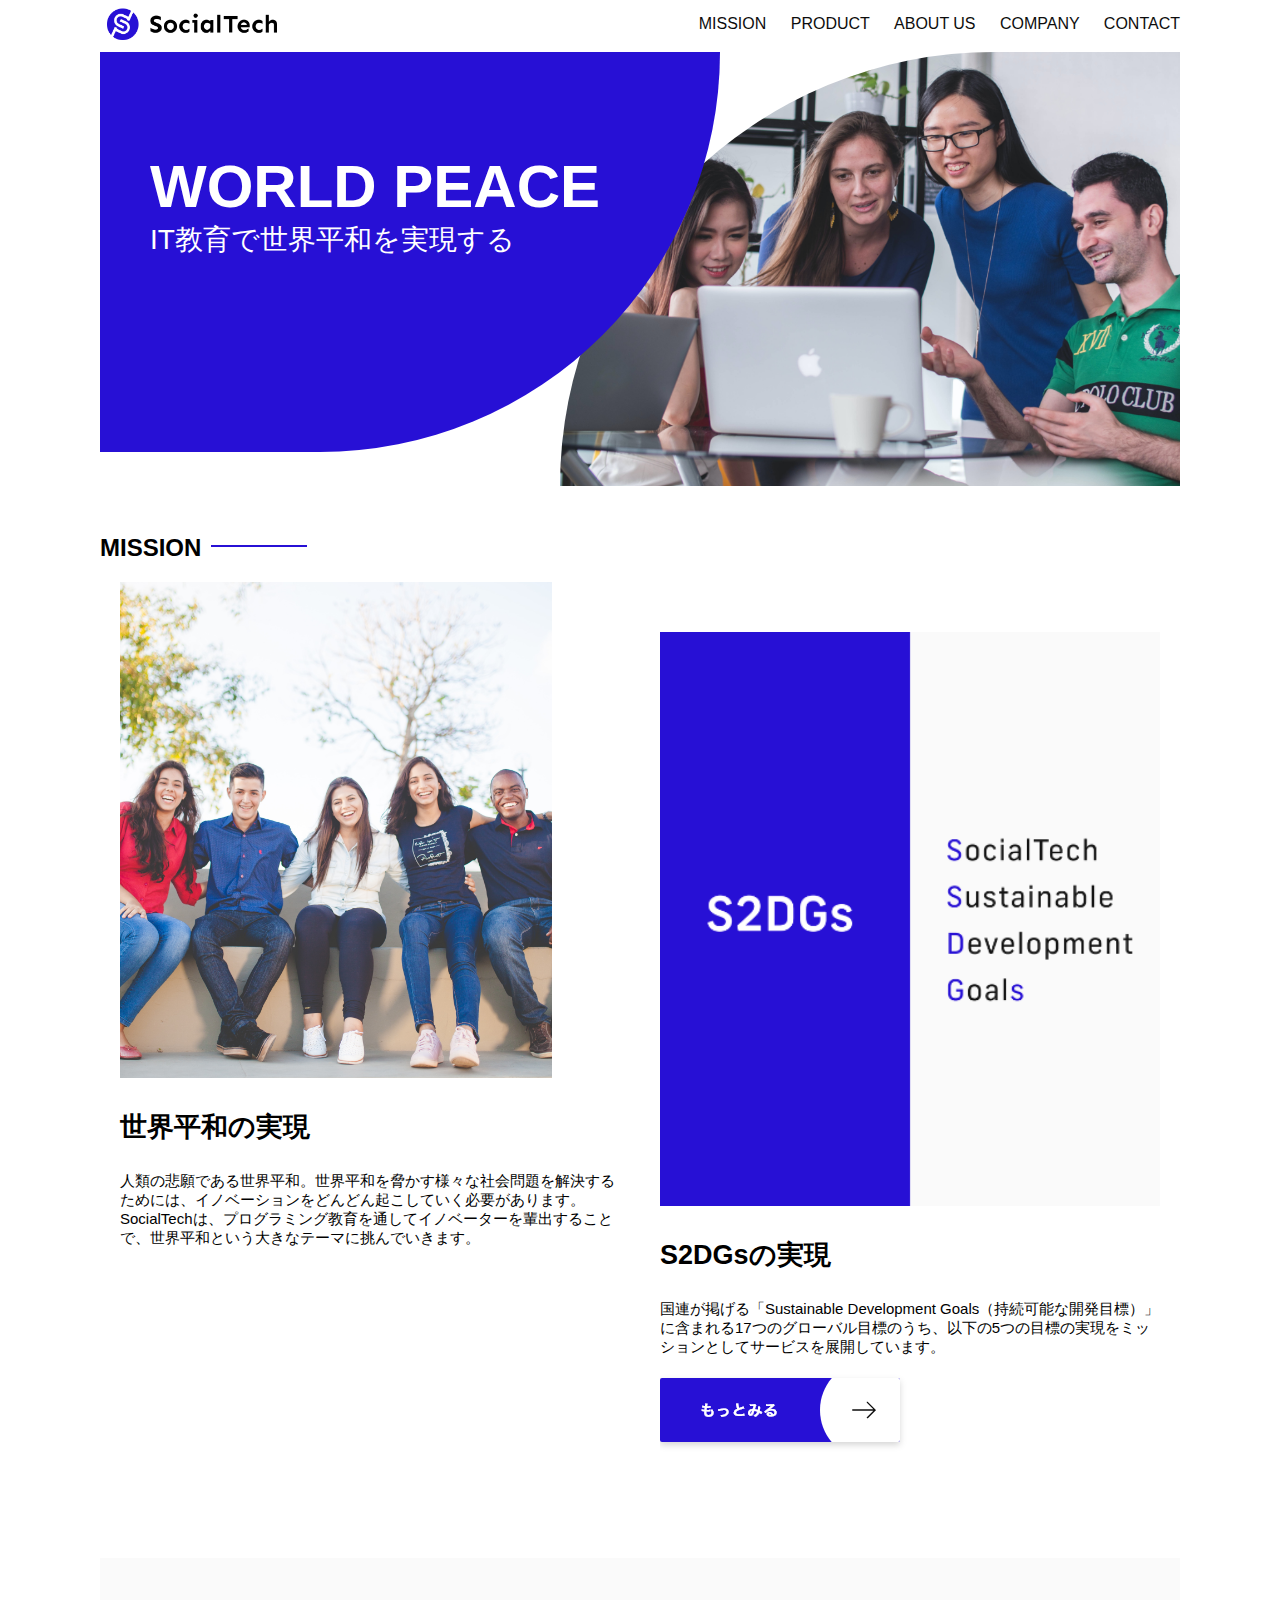
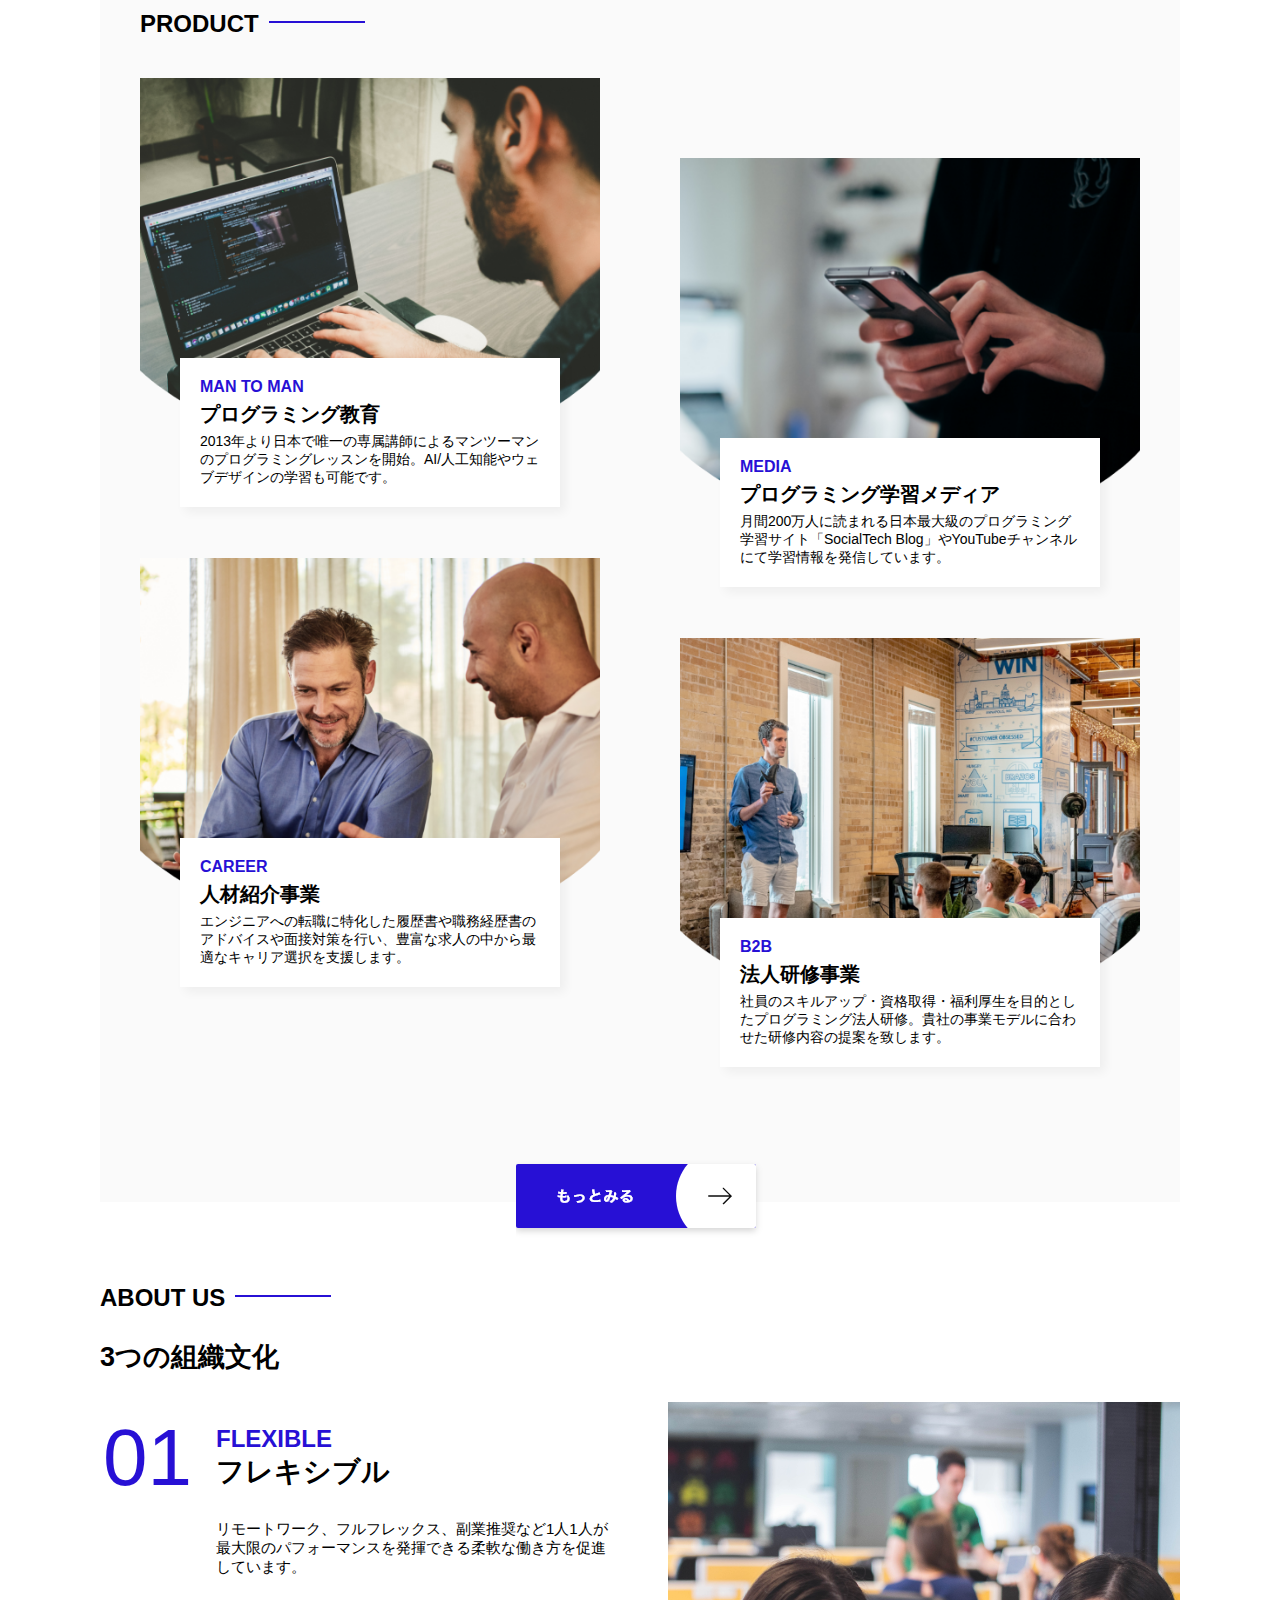
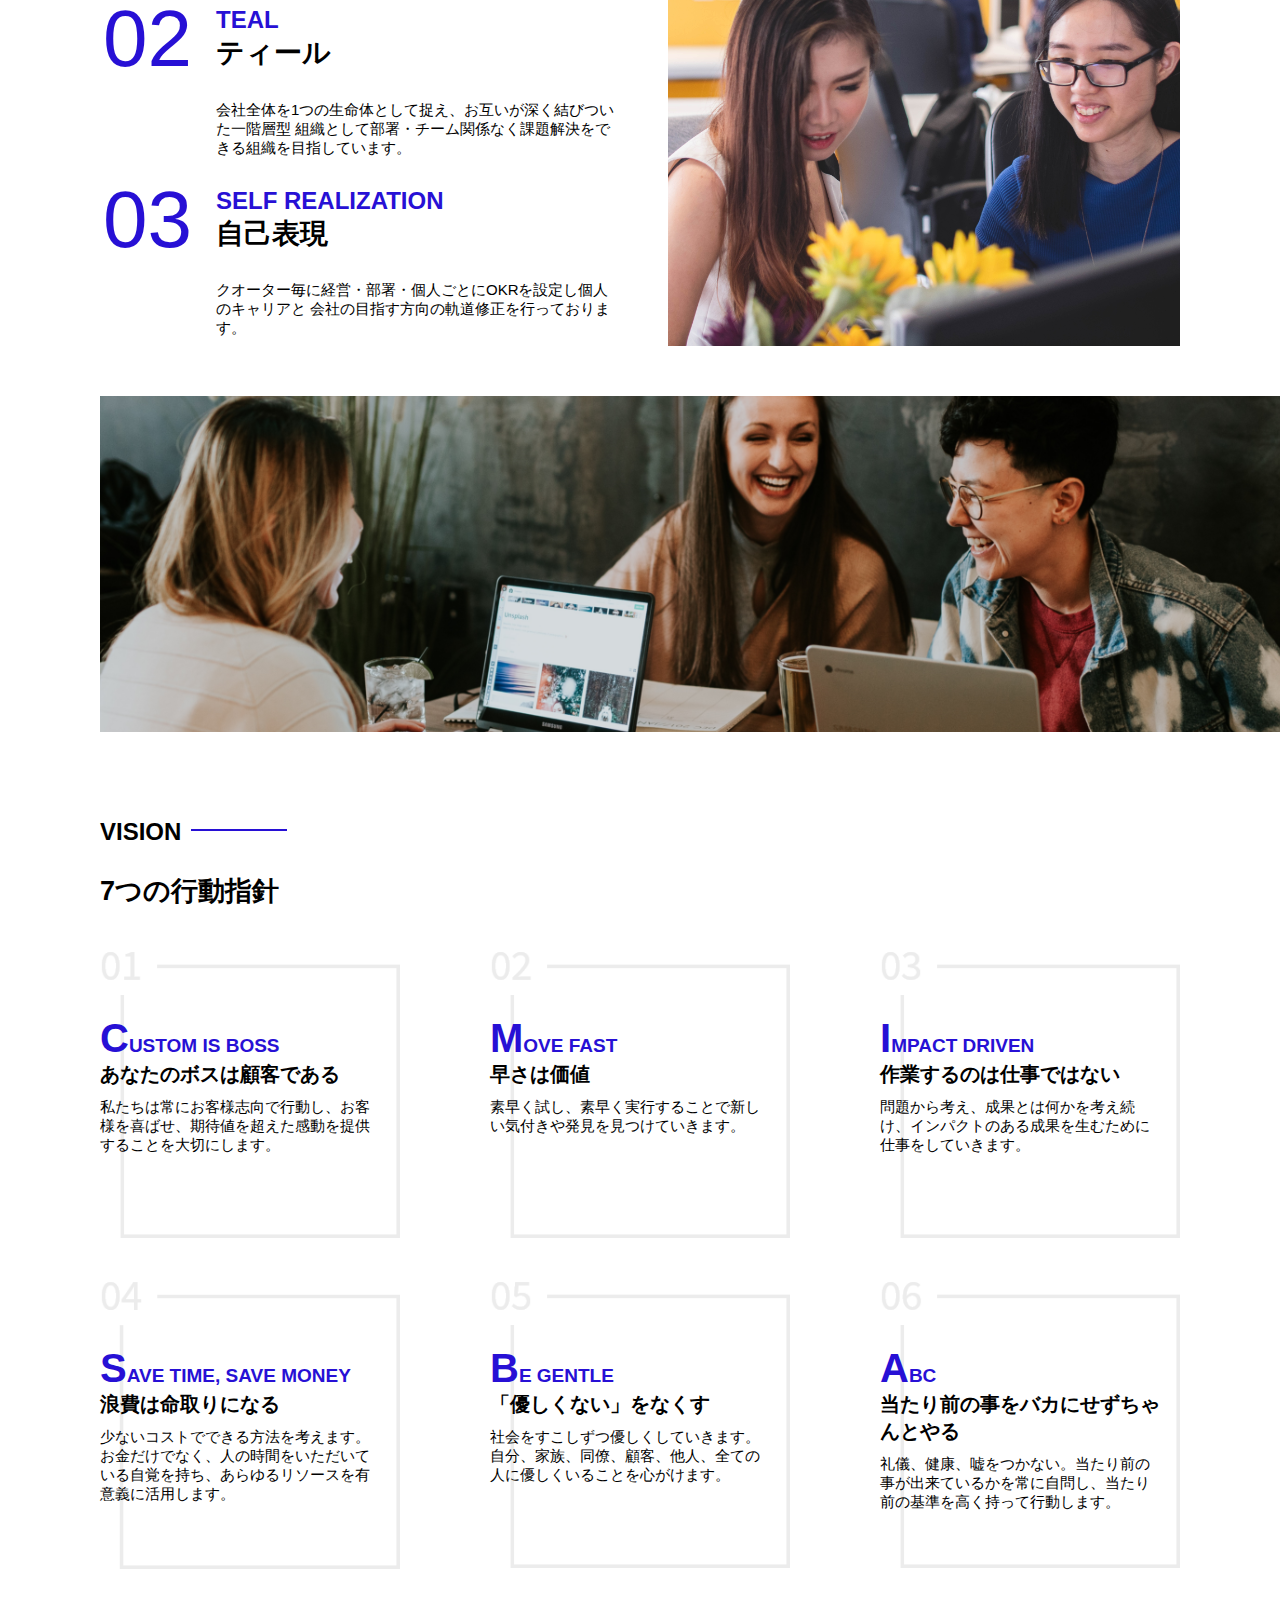
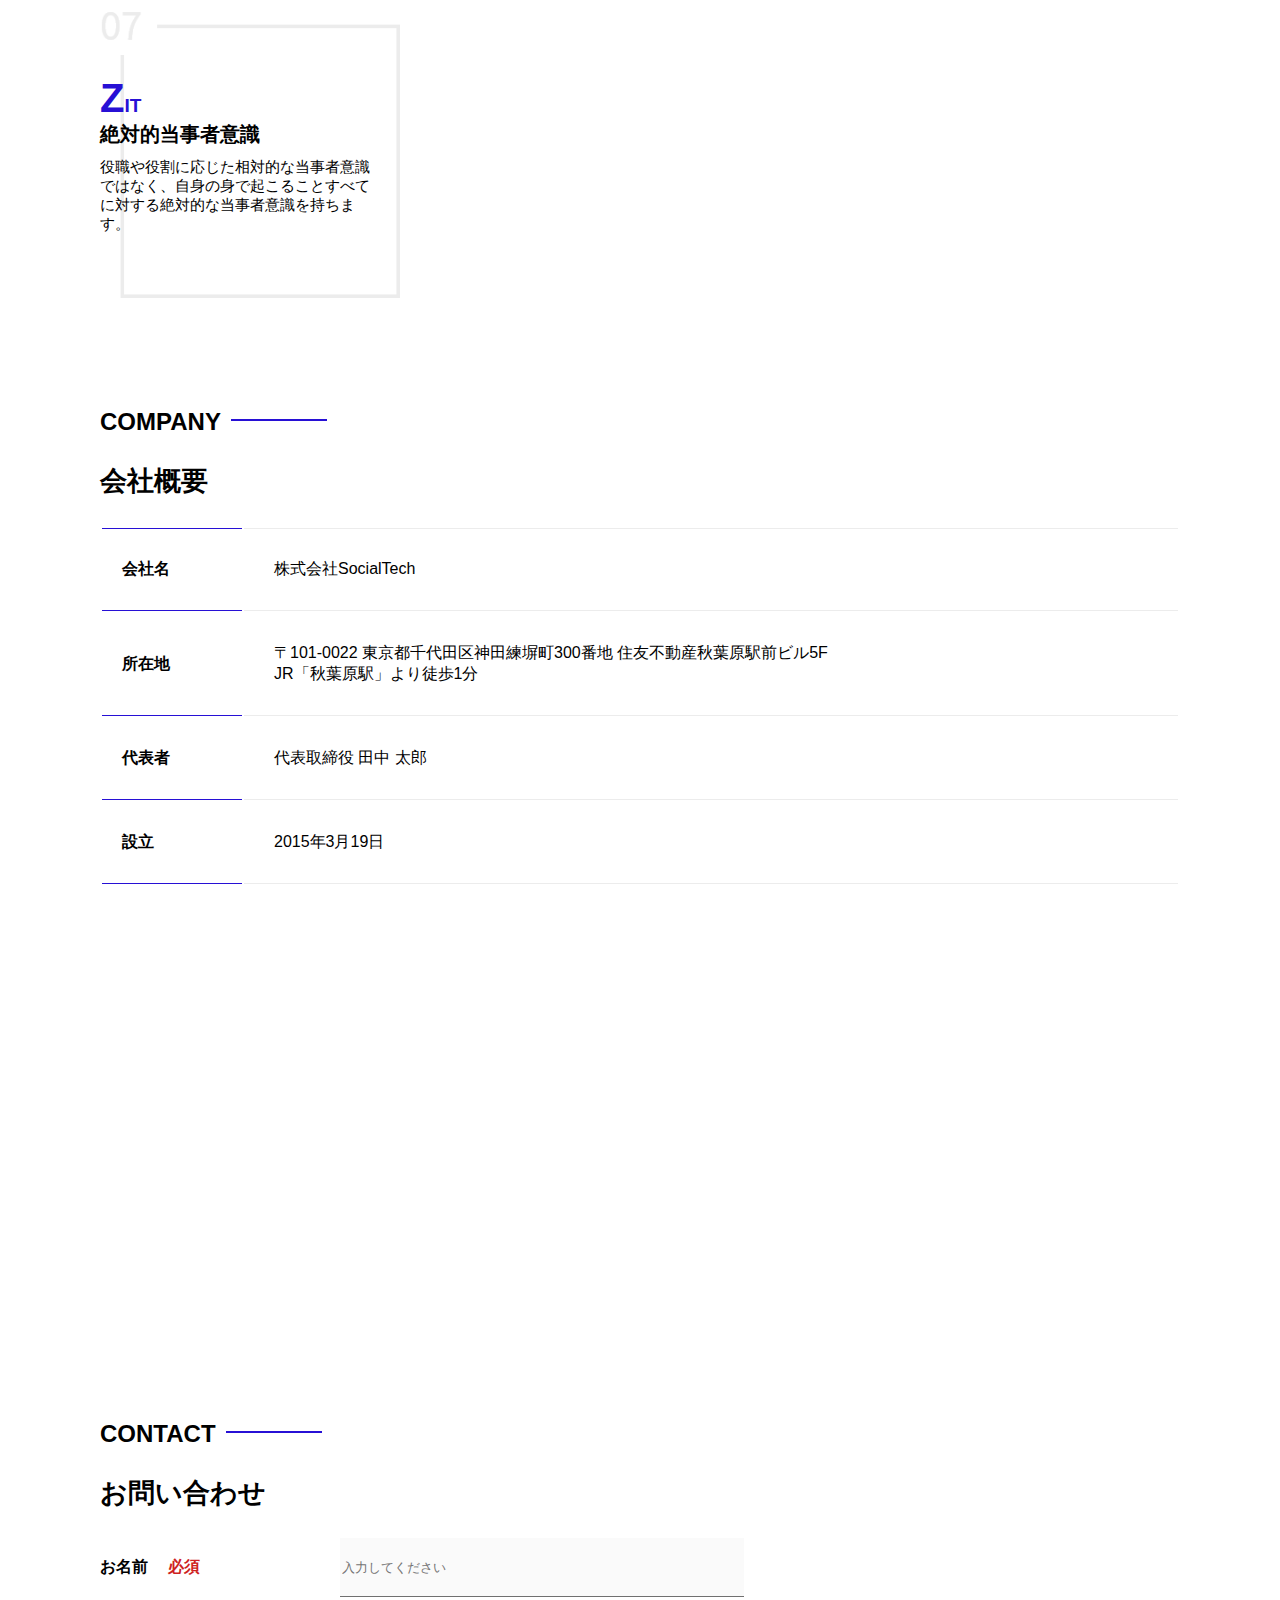
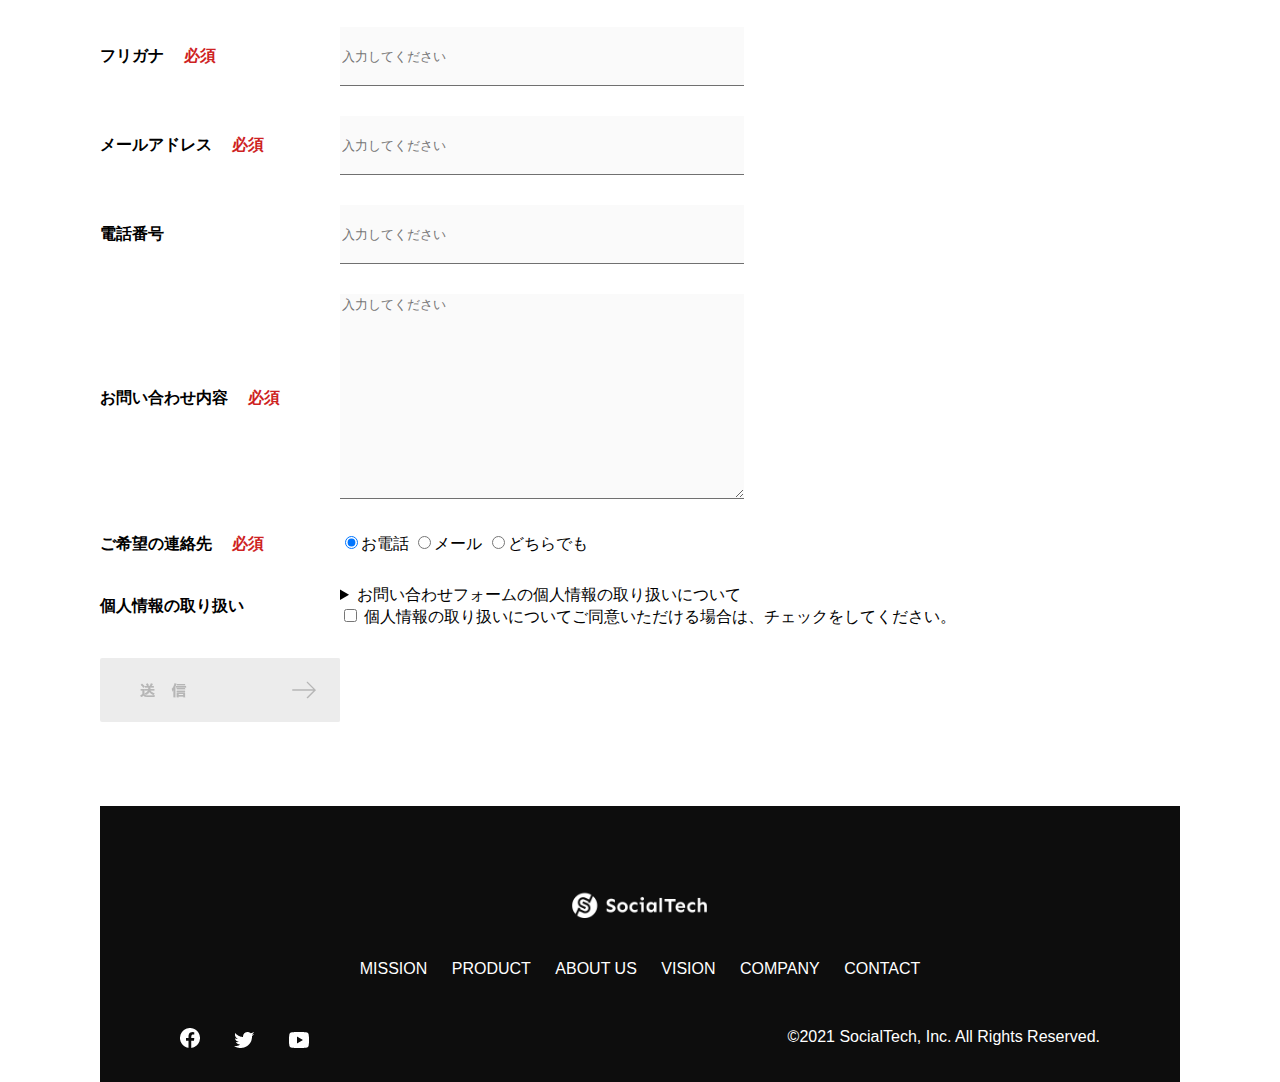
<file: index.html>
<!DOCTYPE html>
<html>

<head>
  <title>SocialTech</title>
  <meta charset="UTF-8">
  <meta name="description" content="SocialTechはEdTech業界のリーディングカンパニーを目指します。">
  <meta name="viewport" content="width=device-width, initial-scale=1.0">
  <link rel="stylesheet" href="style.css">
</head>

<body>
  <!-- ヘッダー -->
  <header>
    <!-- ロゴ -->
    <a href="index.html" id="rogo"><img src="images/logo.png" alt="トップページに戻る"></a>

    <!-- PC用ナビゲーション -->
    <nav id="nav-pc">
      <a href="mission.html">MISSION</a>
      <a href="product.html">PRODUCT</a>
      <a href="index.html#aboutus">ABOUT US</a>
      <a href="index.html#company">COMPANY</a>
      <a href="index.html#contact">CONTACT</a>
    </nav>

    <!-- スマホ用メニューボタン -->
    <img id="menu-sp" src="images/button-menu.png" alt="ナビゲーションを開く" onclick="document.getElementById('nav-sp').style.display = 'block'">

    <!-- スマホ用ナビゲーション -->
    <nav id="nav-sp">
      <img id="close" src="images/button-close.png" alt="ナビゲーションを閉じる" onclick="document.getElementById('nav-sp').style.display = 'none'">
      <a id="logo-sp" href="index.html" onclick="document.getElementById('nav-sp').style.display = 'none'"><img src="images/logo-sp.png" alt="トップページに戻る"></a>
      <a class="menu" href="mission.html" onclick="document.getElementById('nav-sp').style.display = 'none'">MISSION</a>
      <a class="menu" href="product.html" onclick="document.getElementById('nav-sp').style.display = 'none'">PRODUCT</a>
      <a class="menu" href="index.html#anoutus" onclick="document.getElementById('nav-sp').style.display = 'none'">ABOUT US</a>
      <a class="menu" href="index.html#vision" onclick="document.getElementById('nav-sp').style.display = 'none'">VISION</a>
      <a class="menu" href="index.html#company" onclick="document.getElementById('nav-sp').style.display = 'none'">COMPANY</a>
      <a class="menu" href="index.html#contact" onclick="document.getElementById('nav-sp').style.display = 'none'">CONTACT</a>
      <div id="sns">
        <a href="https://www.facebook.com/sejuku2013"><img src="images/button-facebook.png" alt="Facebookのリンク"></a>
        <a href="https://twitter.com/samuraijuku"><img src="images/button-twitter.png" alt="Twitterのリンク"></a>
        <a href="https://www.youtube.com/channel/UCCFOQO5aDK0xXam4cUQXT8g"><img src="images/button-youtube.png" alt="Youtubeのリンク"></a>
      </div>
    </nav>


  </header>
  <main>
    <article>
      <!-- メインビジュアル -->
      <section id="main-visual">
        <div id="main-messeage">
          <h1>WORLD PEACE</h1>
          <p>IT教育で世界平和を実現する</p>
        </div>
        <img src="images/index/index-main.png" alt="PCの周りに集まる多国籍の仲間たち">
      </section>
      <!-- ミッション -->
      <section id="mission">
        <h2 class="index-h2">MISSION</h2>
        <div id="mission-flex">
          <div>
            <img id="missioon-photo" src="images/index/index-mission.png" alt="屋外のベンチで写真を撮影する多国籍の仲間たち">
            <h3>世界平和の実現</h3>
            <p>人類の悲願である世界平和。世界平和を脅かす様々な社会問題を解決するためには、イノベーションをどんどん起こしていく必要があります。
              SocialTechは、プログラミング教育を通してイノベーターを輩出することで、世界平和という大きなテーマに挑んでいきます。</p>
          </div>
          <div id="mission-content">
            <img id="s2dgs" src="images/index/s2dgs.png" alt="S2DGs">
            <h3>S2DGsの実現</h3>
            <p>国連が掲げる「Sustainable Development Goals（持続可能な開発目標）」に含まれる17つのグローバル目標のうち、以下の5つの目標の実現をミッションとしてサービスを展開しています。</p>
            <a href="mission.html">
              <img src="images/button-more.png" alt="もっとみる">
            </a>
          </div>
        </div>
      </section>
      <!-- プロダクト -->
      <section id="product">
        <h2 class="index-h2">PRODUCT</h2>
        <div>
          <div id="product-left">
            <div>
              <img class="product-photo" src="images/index/index-mantoman.png" alt="PCでコードを書く男性">
              <div class="product-explain">
                <span>MAN TO MAN</span>
                <h3>プログラミング教育</h3>
                <p>2013年より日本で唯一の専属講師によるマンツーマンのプログラミングレッスンを開始。AI/人工知能やウェブデザインの学習も可能です。</p>
              </div>
            </div>
            <div>
              <img class="product-photo" src="images/index/index-career.png" alt="笑顔で話し合う2人の男性">
              <div class="product-explain">
                <span>CAREER</span>
                <h3>人材紹介事業</h3>
                <p>エンジニアへの転職に特化した履歴書や職務経歴書のアドバイスや面接対策を行い、豊富な求人の中から最適なキャリア選択を支援します。</p>
              </div>
            </div>
          </div>
          <div id="product-right">
            <div>
              <img class="product-photo" src="images/index/index-media.png" alt="スマートフォンを操作する人">
              <div class="product-explain">
                <span>MEDIA</span>
                <h3>プログラミング学習メディア</h3>
                <p>月間200万人に読まれる日本最大級のプログラミング学習サイト「SocialTech Blog」やYouTubeチャンネルにて学習情報を発信しています。</p>
              </div>
            </div>
            <div>
              <img class="product-photo" src="images/index/index-b2b.png" alt="講演中の男性とそれを聴く人々">
              <div class="product-explain">
                <span>B2B</span>
                <h3>法人研修事業</h3>
                <p>社員のスキルアップ・資格取得・福利厚生を目的としたプログラミング法人研修。貴社の事業モデルに合わせた研修内容の提案を致します。</p>
              </div>
            </div>
          </div>
        </div>
        <div>
          <a id="product-more" href="product.html">
            <img src="images/button-more.png" alt="もっとみる">
          </a>
        </div>
      </section>
      <!-- ABOUT US -->
      <section id="aboutus">
        <h2 class="index-h2">ABOUT US</h2>
        <h3>3つの組織文化</h3>
        <div>
          <table class="culture-table">
            <tr>
              <td>
                <span class="culture-num">01</span>
              </td>
              <td>
              <span class="culture-en">FLEXIBLE</span>
              <span class="culture-jp">フレキシブル</span>
            </td>
            </tr>
            <tr>
              <td>
              <!-- 空のセル -->
            </td>
            <td>
              <p class="culture-description">
                リモートワーク、フルフレックス、副業推奨など1人1人が最大限のパフォーマンスを発揮できる柔軟な働き方を促進しています。
              </p>
            </td>
            </tr>
            <tr>
              <td>
                <span class="culture-num">02</span>
              </td>
            <td>
              <span class="culture-en">TEAL</span>
              <span class="culture-jp">ティール</span>
          </td>
        </tr>
        <tr>
          <td>
            <!-- 空のセル -->
          </td>
        <td>
          <p class="culture-description">
            会社全体を1つの生命体として捉え、お互いが深く結びついた一階層型
            組織として部署・チーム関係なく課題解決をできる組織を目指しています。
          </p>
        </td>
      </tr>
        <tr>
          <td>
            <span class="culture-num">03</span>
          </td>
          <td>
            <span class="culture-en">SELF REALIZATION</span>
            <span class="culture-jp">自己表現</span>
          </td>
        </tr>
        <tr>
          <td>
            <!-- 空のセル -->
          </td>
          <td>
            <p class="culture-description">
              クオーター毎に経営・部署・個人ごとにOKRを設定し個人のキャリアと
              会社の目指す方向の軌道修正を行っております。
            </p>
          </td>
        </tr>
          </table>
            <img class="culture-img" src="images/index/index-aboutus1.png" alt="笑顔で話し合う2人の女性">
        </div>
            <img class="culture-img2" src="images/index/index-aboutus2.png" alt="笑顔で話し合う3人の男女">
        </div>
      </section>
        <!-- VISION -->
        <section id="vision">
          <h2 class="index-h2">VISION</h2>
          <h3>7つの行動指針</h3>
          <div>
            <div class="vision-box">
              <img src="images/index/vision-01.png" alt="01">
              <span>
                <h4>CUSTOM IS BOSS</h4>
                <h5>あなたのボスは顧客である</h5>
                <p>私たちは常にお客様志向で行動し、お客様を喜ばせ、期待値を超えた感動を提供することを大切にします。</p>
              </span>
            </div>
            <div class="vision-box">
              <img src="images/index/vision-02.png" alt="02">
              <span>
                <h4>MOVE FAST</h4>
                <h5>早さは価値</h5>
                <p>素早く試し、素早く実行することで新しい気付きや発見を見つけていきます。</p>
              </span>
            </div>
            <div class="vision-box">
              <img src="images/index/vision-03.png" alt="03">
              <span>
                <h4>IMPACT DRIVEN</h4>
                <h5>作業するのは仕事ではない</h5>
                <p>問題から考え、成果とは何かを考え続け、インパクトのある成果を生むために仕事をしていきます。</p>
              </span>
            </div>
            <div class="vision-box">
              <img src="images/index/vision-04.png" alt="04">
              <span>
                <h4>SAVE TIME, SAVE MONEY</h4>
                <h5>浪費は命取りになる</h5>
                <p>少ないコストでできる方法を考えます。お金だけでなく、人の時間をいただいている自覚を持ち、あらゆるリソースを有意義に活用します。</p>
              </span>
            </div>
            <div class="vision-box">
              <img src="images/index/vision-05.png" alt="05">
              <span>
                <h4>BE GENTLE</h4>
                <h5>「優しくない」をなくす</h5>
                <p>社会をすこしずつ優しくしていきます。自分、家族、同僚、顧客、他人、全ての人に優しくいることを心がけます。</p>
              </span>
            </div>
            <div class="vision-box">
              <img src="images/index/vision-06.png" alt="06">
              <span>
                <h4>ABC</h4>
                <h5>当たり前の事をバカにせずちゃんとやる</h5>
                <p>礼儀、健康、嘘をつかない。当たり前の事が出来ているかを常に自問し、当たり前の基準を高く持って行動します。</p>
              </span>
            </div>
            <div class="vision-box">
              <img src="images/index/vision-07.png" alt="07">
              <span>
                <h4>ZIT</h4>
                <h5>絶対的当事者意識</h5>
                <p>役職や役割に応じた相対的な当事者意識ではなく、自身の身で起こることすべてに対する絶対的な当事者意識を持ちます。</p>
              </span>
            </div>
          </div>
        </section>
          <!-- COMPANY -->
          <section id="company">
            <h2 class="index-h2">COMPANY</h2>
            <h3>会社概要</h3>
              <table id="company-table">
                <tr>
                  <th class="tableheader-first">会社名</th>
                  <td class="cell-first">株式会社SocialTech</td>
                </tr>
                <tr>
                  <th class="tableheader">所在地</th>
                  <td class="cell">〒101-0022 東京都千代田区神田練塀町300番地 住友不動産秋葉原駅前ビル5F<br>JR「秋葉原駅」より徒歩1分</td>
                </tr>
                <tr>
                  <th class="tableheader">代表者</th>
                  <td class="cell">代表取締役 田中 太郎</td>
                </tr>
                <tr>
                  <th class="tableheader">設立</th>
                  <td class="cell">2015年3月19日</td>
                </tr>
              </table>
                <iframe 
                src="https://www.google.com/maps/embed?pb=!1m18!1m12!1m3!1d3240.0688551383305!2d139.7720723119117!3d35.69992317246679!2m3!1f0!2f0!3f0!3m2!1i1024!2i768!4f13.1!3m3!1m2!1s0x60188fee13660e23%3A0x77137876edf742ac!2z5L2P5Y-L5LiN5YuV55Sj56eL6JGJ5Y6f6aeF5YmN44OT44Or!5e0!3m2!1sja!2sjp!4v1722155801306!5m2!1sja!2sjp" 
                style="border:0;" allowfullscreen="" loading="lazy">
              </iframe>
          </section>
          <!-- お問い合わせフォーム -->
          <section id="contact">
            <h2 class="index-h2">CONTACT</h2>
            <h3>お問い合わせ</h3>
            <form>
              <div>
                <div class="contact-heading">
                  <label class="contact-label">お名前<span class="contact-span">必須</span></label>
                </div>
                <div>
                  <input type="text" name="name" placeholder="入力してください" class="contact-textbox">
                </div>
              </div>
              <div>
                <div class="contact-heading">
                  <label class="contact-label">フリガナ<span class="contact-span">必須</span></label>
                </div>
                <div>
                  <input type="text" name="hurigana" placeholder="入力してください" class="contact-textbox">
                </div>
              </div>
              <div>
                <div class="contact-heading">
                  <label class="contact-label">メールアドレス<span class="contact-span">必須</span></label>
                </div>
                <div>
                  <input type="text" name="email" placeholder="入力してください" class="contact-textbox">
                </div>
              </div>
              <div>
                <div class="contact-heading">
                  <label class="contact-label">電話番号</label>
                </div>
                <div>
                  <input type="text" name="tel" placeholder="入力してください" class="contact-textbox">
                </div>
              </div>
              <div>
                <div class="contact-heading">
                  <label class="contact-label">お問い合わせ内容<span class="contact-span">必須</span></label>
                </div>
                <div>
                  <textarea class="contact-textarea" placeholder="入力してください" name="message"></textarea>
              </div>
              </div>
              <div>
                <div class="contact-heading">
                  <label class="contact-label">ご希望の連絡先<span class="contact-span">必須</span></label>
                </div>
                <div>
                  <input class="radiobutton" type="radio" value="tel" name="contact" checked><label>お電話</label>
                  <input class="radiobutton" type="radio" value="mail" name="contact"><label>メール</label>
                  <input class="radiobutton" type="radio" value="both" name="contact"><label>どちらでも</label>
                </div>
              </div>
              <div>
                <div class="contact-heading">
                  <label class="contact-label">個人情報の取り扱い</label>
                </div>
                <div>
                  <details>
                    <summary>お問い合わせフォームの個人情報の取り扱いについて</summary>
                    <div>
                      <span>１．組織の名称又は氏名</span><br>
                   株式会社SocialTech<br><br>
                   <span>２．個人情報保護管理者（若しくはその代理人）の氏名又は職名、所属及び連絡先
                     鈴木 一郎 コーポレート部</span><br>
                   メールアドレス：samurai@example.com<br>
                   TEL：03-1234-5678<br>
                   <span>３．個人情報の利用目的</span><br>
                   ・本サービス及び本サービスに関連する情報の提供又はそれらに関する連絡のため<br>
                   ・ユーザーの本人確認のため<br>
                   ・当社サービスのご案内のため<br>
                   ・当社の商品等の広告または宣伝（電子メールによるものを含むものとします。）<br><br>
                   <span>４．個人情報の取り扱い業務の委託</span><br>
                   個人情報の取扱業務の全部または一部を外部に業務委託する場合があります。<br>
                   その際、弊社は、個人情報を適切に保護できる管理体制を敷き実行していることを条件として<br>
                   委託先を厳選したうえで、機密保持契約を委託先と締結し、お客様の個人情報を厳密に管理させます。<br><br>
                   <span>５．個人情報の開示等の請求</span><br>
                   お客様は、弊社に対してご自身の個人情報の開示等（利用目的の通知、開示、内容の訂正・追加・削除、利用の停止または消去、第三者への提供の停止）に関して、当社問合わせ窓口に申し出ることができます。<br>
                   その際、弊社はお客様ご本人を確認させていただいたうえで、合理的な期間内に対応いたします。<br><br>
                   なお、個人情報に関する弊社問合わせ先は、次の通りです。<br><br>
                   株式会社SocialTech　個人情報問合せ窓口<br>
                   〒101-0022 東京都千代田区神田練塀町300番地 住友不動産秋葉原駅前ビル5F<br>
                   メールアドレス：samurai@example.com　TEL：03-1234-5678<br><br>
                   <span>６．個人情報を提供されることの任意性について</span><br><br>
                   お客様がご自身の個人情報を弊社に提供されるか否かは、お客様のご判断によりますが、もしご提供されない場合には、適切なサービスが提供できない場合がありますので予めご了承ください。
                    </div>
                  </details>
                  <input type="checkbox" name="agree">
                  <span>個人情報の取り扱いについてご同意いただける場合は、チェックをしてください。</span>
                </div>
              </div>
                <input type="image" src="images/button-submit.png" alt="送信する">
            </form>
          </section>
    </article>
      <footer>
        <div id="footer-logo">
          <img src="images/logo-sp.png" alt="SocialTech">
        </div>
        <div id="footer-link">
          <a href="mission.html">MISSION</a>
          <a href="product.html">PRODUCT</a>
          <a href="index.html#aboutus">ABOUT US</a>
          <a href="index.html#vision">VISION</a>
          <a href="index.html#company">COMPANY</a>
          <a href="index.html#contact">CONTACT</a>
        </div>
          <div id="sns-footer">
            <a href="https://www.facebook.com/sejuku2013"><img src="images/button-facebook.png" alt="Facebookのリンク"></a>
            <a href="https://twitter.com/samuraijuku"><img src="images/button-twitter.png" alt="Twitterのリンク"></a>
            <a href="https://www.youtube.com/channel/UCCFOQO5aDK0xXam4cUQXT8g"><img src="images/button-youtube.png" alt="Youtubeのリンク"></a>
              <span id="copyright">&copy;2021 SocialTech, Inc. All Rights Reserved.</span>
          </div>
      </footer>
  </main>
</body>

</html>
</file>
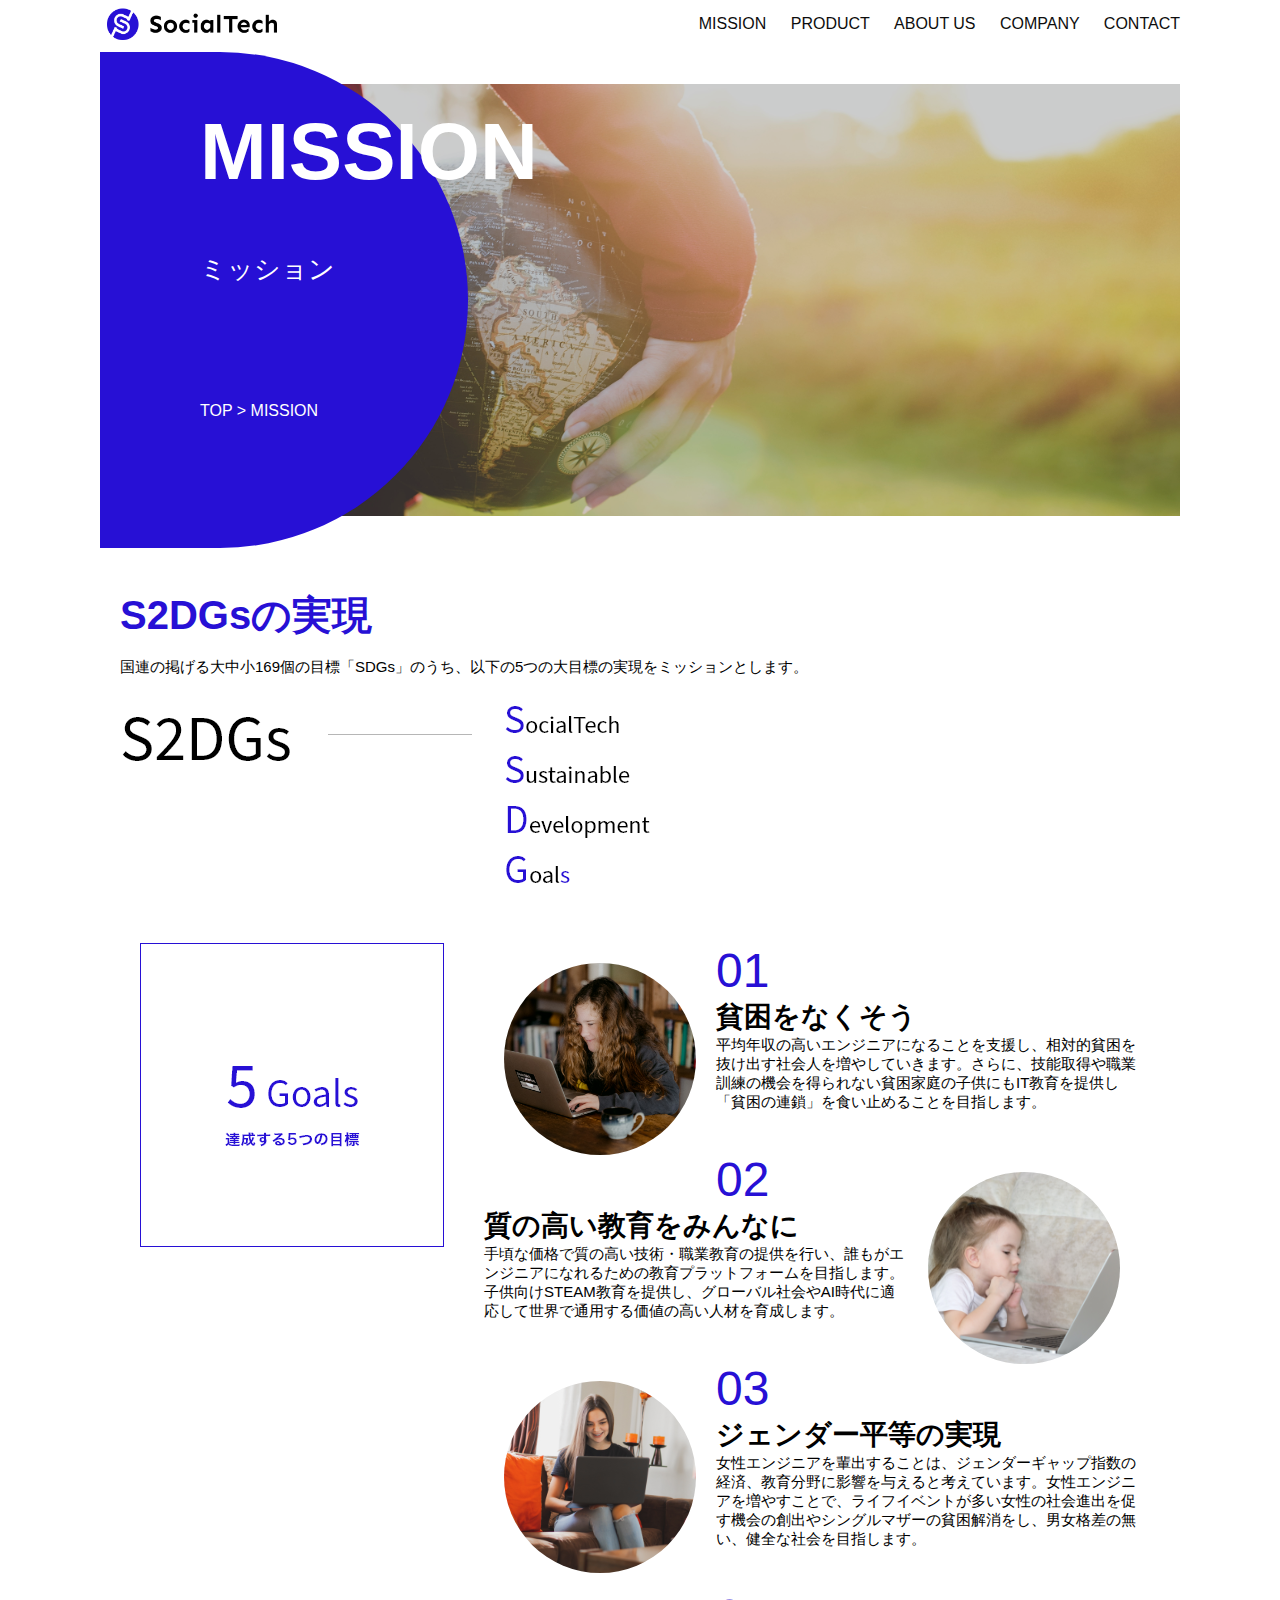
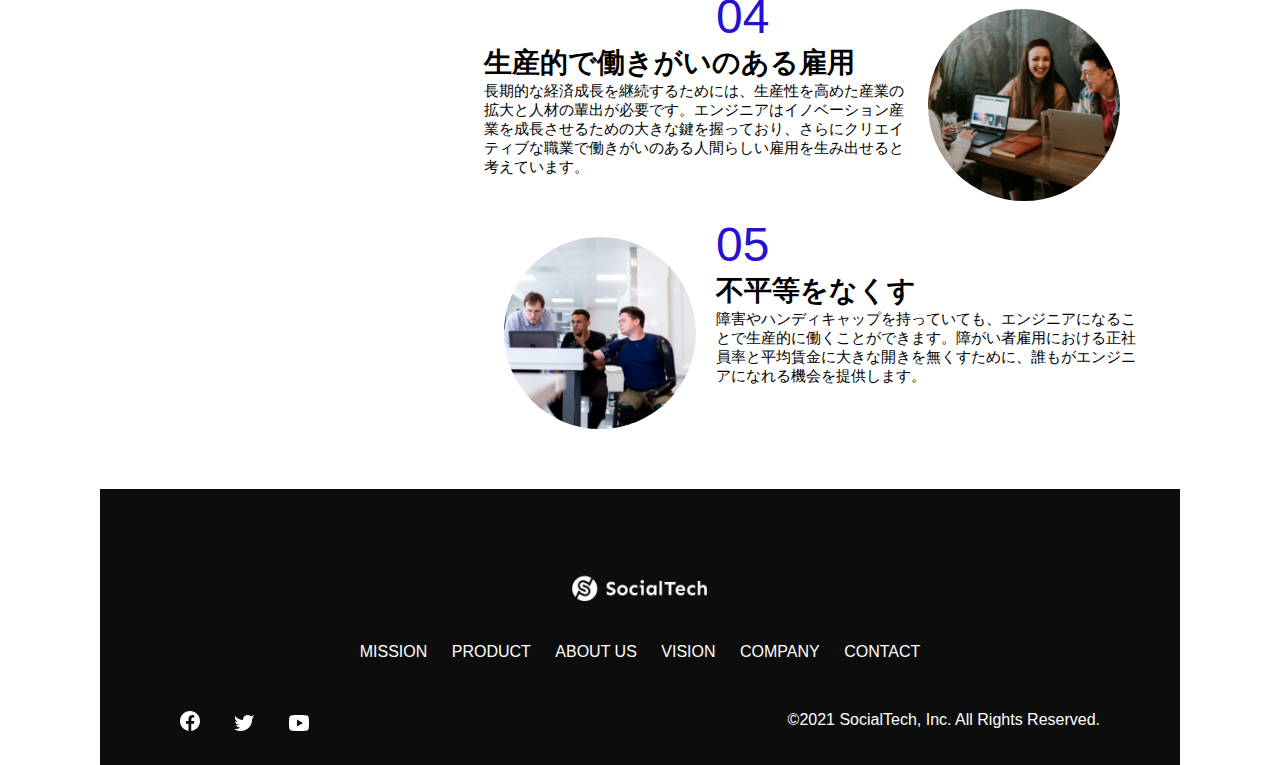
<file: mission.html>
<!DOCTYPE html>
<html>

<head>
  <title>SocialTech - MISSION ミッション -</title>
  <meta charset="UTF-8">
  <meta name="description" content="SocialTechはEdTechが目指す5つの目標（S2DGs）を紹介します">
  <meta name="viewport" content="width=device-width, initial-scale=1.0">
  <link rel="stylesheet" href="style.css">
</head>

<body>
  <!-- ヘッダー -->
  <header>
    <!-- ロゴ -->
    <a href="index.html" id="rogo"><img src="images/logo.png" alt="トップページに戻る"></a>

    <!-- PC用ナビゲーション -->
    <nav id="nav-pc">
      <a href="mission.html">MISSION</a>
      <a href="product.html">PRODUCT</a>
      <a href="index.html#aboutus">ABOUT US</a>
      <a href="index.html#company">COMPANY</a>
      <a href="index.html#contact">CONTACT</a>
    </nav>

    <!-- スマホ用メニューボタン -->
    <img id="menu-sp" src="images/button-menu.png" alt="ナビゲーションを開く" onclick="document.getElementById('nav-sp').style.display = 'block'">

    <!-- スマホ用ナビゲーション -->
    <nav id="nav-sp">
      <img id="close" src="images/button-close.png" alt="ナビゲーションを閉じる" onclick="document.getElementById('nav-sp').style.display = 'none'">
      <a id="logo-sp" href="index.html" onclick="document.getElementById('nav-sp').style.display = 'none'"><img src="images/logo-sp.png" alt="トップページに戻る"></a>
      <a class="menu" href="mission.html" onclick="document.getElementById('nav-sp').style.display = 'none'">MISSION</a>
      <a class="menu" href="product.html" onclick="document.getElementById('nav-sp').style.display = 'none'">PRODUCT</a>
      <a class="menu" href="index.html#anoutus" onclick="document.getElementById('nav-sp').style.display = 'none'">ABOUT US</a>
      <a class="menu" href="index.html#vision" onclick="document.getElementById('nav-sp').style.display = 'none'">VISION</a>
      <a class="menu" href="index.html#company" onclick="document.getElementById('nav-sp').style.display = 'none'">COMPANY</a>
      <a class="menu" href="index.html#contact" onclick="document.getElementById('nav-sp').style.display = 'none'">CONTACT</a>
      <div id="sns">
        <a href="https://www.facebook.com/sejuku2013"><img src="images/button-facebook.png" alt="Facebookのリンク"></a>
        <a href="https://twitter.com/samuraijuku"><img src="images/button-twitter.png" alt="Twitterのリンク"></a>
        <a href="https://www.youtube.com/channel/UCCFOQO5aDK0xXam4cUQXT8g"><img src="images/button-youtube.png" alt="Youtubeのリンク"></a>
      </div>
    </nav>


  </header>
  <main>
    <article>
    </article>
  
      <section id="mission-main">
        <div id="mission-title">
          <h1>MISSION</h1>
          <span>ミッション</span>
          <div>TOP > MISSION</div>
        </div>
      </section>
      
      <section id="mission-s2dgs">
        <h2 class="mission-h2">S2DGsの実現</h2>
        <p>国連の掲げる大中小169個の目標「SDGs」のうち、以下の5つの大目標の実現をミッションとします。</p>
        <img src="images/mission/mission-s2dgs.png" alt="S2DGs">
      </section>
      <section id="mission-5goals">
        <div>
          <img id="s2dgs-image" src="images/mission/mission-5goals.png" alt="5goals">
        </div>

        <div>
          <div>
            <img class="fivegoals-image-left" src="images/mission/mission-5goals01.png" alt="PCを操作する女の子">
            <span class="fivegoals-number">01</span>
            <h3 class="fivegoals-h3">貧困をなくそう</h3>
            <p class="fivegoals-p">
              平均年収の高いエンジニアになることを支援し、相対的貧困を抜け出す社会人を増やしていきます。さらに、技能取得や職業訓練の機会を得られない貧困家庭の子供にもIT教育を提供し「貧困の連鎖」を食い止めることを目指します。
            </p>
          </div>

          <div>
            <img class="fivegoals-image-right" src="images/mission/mission-5goals02.png" alt="PCを見つめる小さい女の子">
            <span class="fivegoals-number">02</span>
            <h3 class="fivegoals-h3">質の高い教育をみんなに</h3>
            <p class="fivegoals-p">
              手頃な価格で質の高い技術・職業教育の提供を行い、誰もがエンジニアになれるための教育プラットフォームを目指します。子供向けSTEAM教育を提供し、グローバル社会やAI時代に適応して世界で通用する価値の高い人材を育成します。
            </p>
          </div>

          <div>
            <img class="fivegoals-image-left" src="images/mission/mission-5goals03.png" alt="PCを操作する女性">
            <span class="fivegoals-number">03</span>
            <h3 class="fivegoals-h3">ジェンダー平等の実現</h3>
            <p class="fivegoals-p">
              女性エンジニアを輩出することは、ジェンダーギャップ指数の経済、教育分野に影響を与えると考えています。女性エンジニアを増やすことで、ライフイベントが多い女性の社会進出を促す機会の創出やシングルマザーの貧困解消をし、男女格差の無い、健全な社会を目指します。
            </p>
          </div>

          <div>
            <img class="fivegoals-image-right" src="images/mission/mission-5goals04.png" alt="笑顔で話し合う3人の男女">
            <span class="fivegoals-number">04</span>
            <h3 class="fivegoals-h3">生産的で働きがいのある雇用</h3>
            <p class="fivegoals-p">
              長期的な経済成長を継続するためには、生産性を高めた産業の拡大と人材の輩出が必要です。エンジニアはイノベーション産業を成長させるための大きな鍵を握っており、さらにクリエイティブな職業で働きがいのある人間らしい雇用を生み出せると考えています。
            </p>
          </div>

          <div>
            <img class="fivegoals-image-left" src="images/mission/mission-5goals05.png" alt="障害を持つ男性が生き生きと働く様子">
            <span class="fivegoals-number">05</span>
            <h3 class="fivegoals-h3">不平等をなくす</h3>
            <p class="fivegoals-p">
              障害やハンディキャップを持っていても、エンジニアになることで生産的に働くことができます。障がい者雇用における正社員率と平均賃金に大きな開きを無くすために、誰もがエンジニアになれる機会を提供します。
            </p>
          </div>
        </div>
      </section>

  <footer>
    <div id="footer-logo">
      <img src="images/logo-sp.png" alt="SocialTech">
    </div>
    <div id="footer-link">
      <a href="mission.html">MISSION</a>
      <a href="product.html">PRODUCT</a>
      <a href="index.html#aboutus">ABOUT US</a>
      <a href="index.html#vision">VISION</a>
      <a href="index.html#company">COMPANY</a>
      <a href="index.html#contgact">CONTACT</a>
    </div>
    <div id="sns-footer">
      <a href="https://www.facebook.com/sejuku2013"><img src="images/button-facebook.png" alt="Facebookのリンク"></a>
            <a href="https://twitter.com/samuraijuku"><img src="images/button-twitter.png" alt="Twitterのリンク"></a>
            <a href="https://www.youtube.com/channel/UCCFOQO5aDK0xXam4cUQXT8g"><img src="images/button-youtube.png" alt="Youtubeのリンク"></a>
              <span id="copyright">&copy;2021 SocialTech, Inc. All Rights Reserved.</span>
    </div>
  </footer>
  </main>
</body>

</html>
</file>
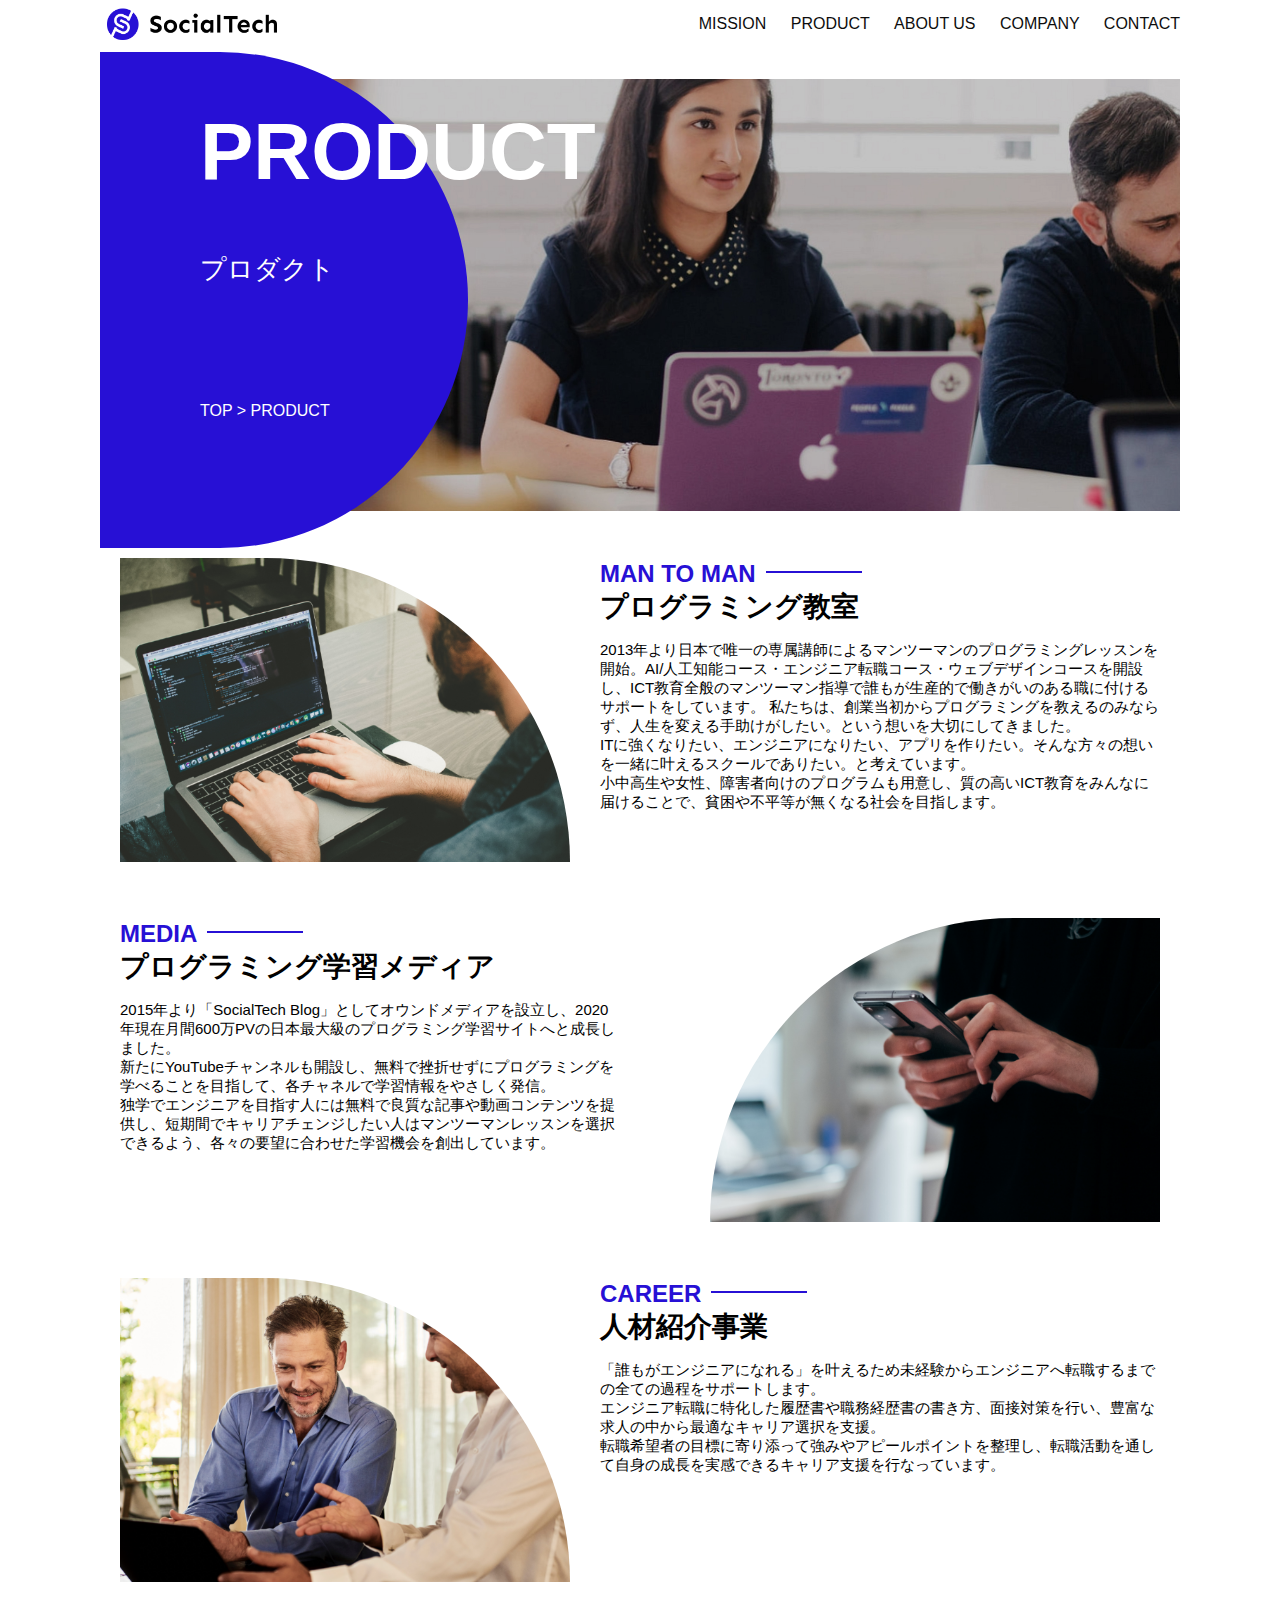
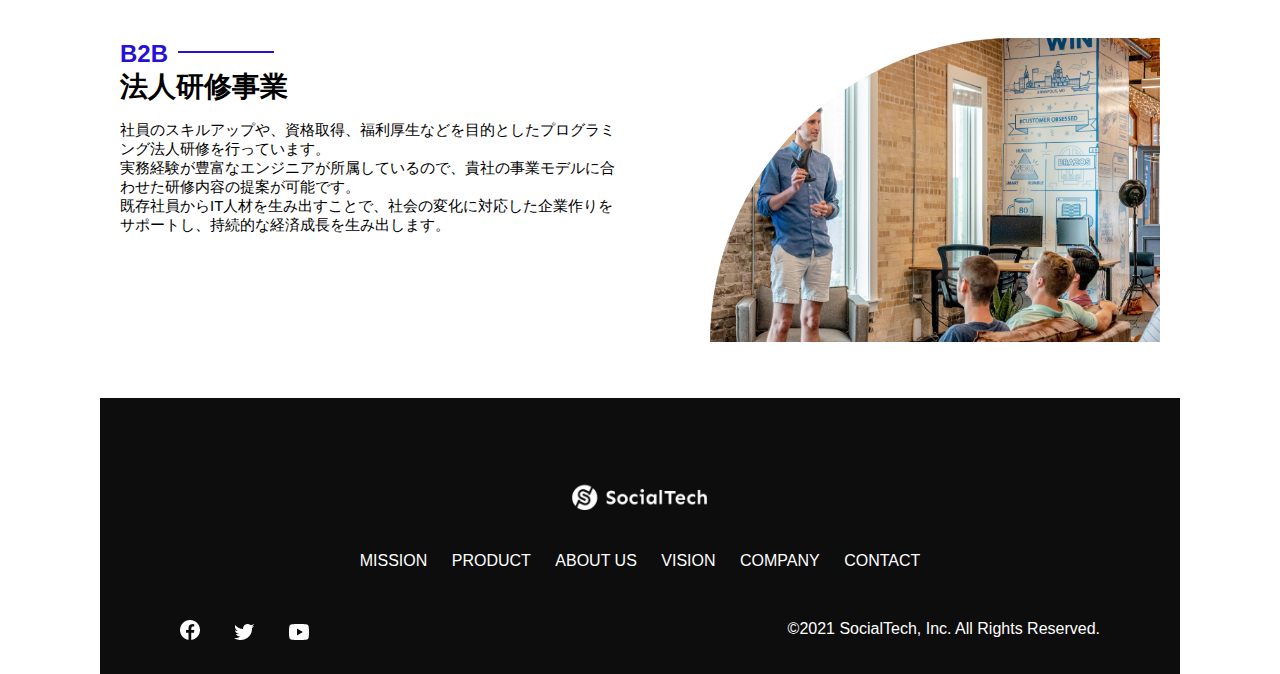
<file: product.html>
<!DOCTYPE html>
<html>

<head>
  <title>SocialTech - PRODUCT プロダクト -</title>
  <meta charset="UTF-8">
  <meta name="description" content="SocialTechの4つのプロダクトを紹介します">
  <meta name="viewport" content="width=device-width, initial-scale=1.0">
  <link rel="stylesheet" href="style.css">
</head>

<body>
  <!-- ヘッダー -->
  <header>
    <!-- ロゴ -->
    <a href="index.html" id="rogo"><img src="images/logo.png" alt="トップページに戻る"></a>

    <!-- PC用ナビゲーション -->
    <nav id="nav-pc">
      <a href="mission.html">MISSION</a>
      <a href="product.html">PRODUCT</a>
      <a href="index.html#aboutus">ABOUT US</a>
      <a href="index.html#company">COMPANY</a>
      <a href="index.html#contact">CONTACT</a>
    </nav>

    <!-- スマホ用メニューボタン -->
    <img id="menu-sp" src="images/button-menu.png" alt="ナビゲーションを開く" onclick="document.getElementById('nav-sp').style.display = 'block'">

    <!-- スマホ用ナビゲーション -->
    <nav id="nav-sp">
      <img id="close" src="images/button-close.png" alt="ナビゲーションを閉じる" onclick="document.getElementById('nav-sp').style.display = 'none'">
      <a id="logo-sp" href="index.html" onclick="document.getElementById('nav-sp').style.display = 'none'"><img src="images/logo-sp.png" alt="トップページに戻る"></a>
      <a class="menu" href="mission.html" onclick="document.getElementById('nav-sp').style.display = 'none'">MISSION</a>
      <a class="menu" href="product.html" onclick="document.getElementById('nav-sp').style.display = 'none'">PRODUCT</a>
      <a class="menu" href="index.html#anoutus" onclick="document.getElementById('nav-sp').style.display = 'none'">ABOUT US</a>
      <a class="menu" href="index.html#vision" onclick="document.getElementById('nav-sp').style.display = 'none'">VISION</a>
      <a class="menu" href="index.html#company" onclick="document.getElementById('nav-sp').style.display = 'none'">COMPANY</a>
      <a class="menu" href="index.html#contact" onclick="document.getElementById('nav-sp').style.display = 'none'">CONTACT</a>
      <div id="sns">
        <a href="https://www.facebook.com/sejuku2013"><img src="images/button-facebook.png" alt="Facebookのリンク"></a>
        <a href="https://twitter.com/samuraijuku"><img src="images/button-twitter.png" alt="Twitterのリンク"></a>
        <a href="https://www.youtube.com/channel/UCCFOQO5aDK0xXam4cUQXT8g"><img src="images/button-youtube.png" alt="Youtubeのリンク"></a>
      </div>
    </nav>


  </header>
  <main>
    <article>
  
      <section id="product-main">
        <div id="product-title">
          <h1>PRODUCT</h1>
          <span>プロダクト</span>
          <div>TOP > PRODUCT</div>
        </div>
      </section>
      
      <section class="product-section1">
        <img src="images/product/product-mantoman.png" alt="PCでコードを書く男性">
        <div>
          <h2 class="product-h2">MAN TO MAN</h2>
          <h3 class="product-h3">プログラミング教室</h3>
          <p>
            2013年より日本で唯一の専属講師によるマンツーマンのプログラミングレッスンを開始。AI/人工知能コース・エンジニア転職コース・ウェブデザインコースを開設し、ICT教育全般のマンツーマン指導で誰もが生産的で働きがいのある職に付けるサポートをしています。
            私たちは、創業当初からプログラミングを教えるのみならず、人生を変える手助けがしたい。という想いを大切にしてきました。<br>ITに強くなりたい、エンジニアになりたい、アプリを作りたい。そんな方々の想いを一緒に叶えるスクールでありたい。と考えています。
            <br>小中高生や女性、障害者向けのプログラムも用意し、質の高いICT教育をみんなに届けることで、貧困や不平等が無くなる社会を目指します。
          </p>
        </div>
      </section>

      <section class="product-section2">
        <div>
          <h2 class="product-h2">MEDIA</h2>
          <h3 class="product-h3">プログラミング学習メディア</h3>
          <p>
            2015年より「SocialTech
            Blog」としてオウンドメディアを設立し、2020年現在月間600万PVの日本最大級のプログラミング学習サイトへと成長しました。
            <br>新たにYouTubeチャンネルも開設し、無料で挫折せずにプログラミングを学べることを目指して、各チャネルで学習情報をやさしく発信。
            <br>独学でエンジニアを目指す人には無料で良質な記事や動画コンテンツを提供し、短期間でキャリアチェンジしたい人はマンツーマンレッスンを選択できるよう、各々の要望に合わせた学習機会を創出しています。
          </p>
        </div>
        <img src="images/product/product-media.png" alt="スマートフォンを操作する人">
      </section>

      <section class="product-section1">
        <img src="images/product/product-career.png" alt="笑顔で話し合う2人の男性">
        <div>
          <h2 class="product-h2">CAREER</h2>
          <h3 class="product-h3">人材紹介事業</h3>
          <p>
            「誰もがエンジニアになれる」を叶えるため未経験からエンジニアへ転職するまでの全ての過程をサポートします。
            <br>エンジニア転職に特化した履歴書や職務経歴書の書き方、面接対策を行い、豊富な求人の中から最適なキャリア選択を支援。
            <br>転職希望者の目標に寄り添って強みやアピールポイントを整理し、転職活動を通して自身の成長を実感できるキャリア支援を行なっています。
          </p>
        </div>
      </section>

      <section class="product-section2">
        <div>
          <h2 class="product-h2">B2B</h2>
          <h3 class="product-h3">法人研修事業</h3>
          <p>
            社員のスキルアップや、資格取得、福利厚生などを目的としたプログラミング法人研修を行っています。
            <br>実務経験が豊富なエンジニアが所属しているので、貴社の事業モデルに合わせた研修内容の提案が可能です。
            <br>既存社員からIT人材を生み出すことで、社会の変化に対応した企業作りをサポートし、持続的な経済成長を生み出します。
          </p>
        </div>
        <img src="images/product/product-b2b.png" alt="公演中の男性と男性とそれを聴く人々">
      </section>
    </article>

  <footer>
    <div id="footer-logo">
      <img src="images/logo-sp.png" alt="SocialTech">
    </div>
    <div id="footer-link">
      <a href="mission.html">MISSION</a>
      <a href="product.html">PRODUCT</a>
      <a href="index.html#aboutus">ABOUT US</a>
      <a href="index.html#vision">VISION</a>
      <a href="index.html#company">COMPANY</a>
      <a href="index.html#contgact">CONTACT</a>
    </div>
    <div id="sns-footer">
      <a href="https://www.facebook.com/sejuku2013"><img src="images/button-facebook.png" alt="Facebookのリンク"></a>
            <a href="https://twitter.com/samuraijuku"><img src="images/button-twitter.png" alt="Twitterのリンク"></a>
            <a href="https://www.youtube.com/channel/UCCFOQO5aDK0xXam4cUQXT8g"><img src="images/button-youtube.png" alt="Youtubeのリンク"></a>
              <span id="copyright">&copy;2021 SocialTech, Inc. All Rights Reserved.</span>
    </div>
  </footer>
  </main>
</body>

</html>
</file>
<file: style.css>
/* PC、スマホ共通スタイル */
body {
  font-family: "Source Sans Pro", "Hiragino Kaku Gothic ProN", Meiryo, Arial, sans-serif;
  }

p {
  font-size: 15px;
}

/* ==============
PC用のスタイル
============== */

@media screen and (min-width: 768px) {
/* 横幅設定*/
body {
  max-width: 1080px;
  min-width: 960px;
  margin: 0 auto 0 auto;
}

/* ヘッダー */
header {
  display: flex;
  justify-content: space-between;
}

/* ナビゲーションのレイアウト */
#nav-pc {
  font-size: 14p;
  padding-top: 15px;
}

/* ナビゲーションのリンク装飾設定 */
#nav-pc > a {
  text-decoration: none;
  margin-left: 20px;
}

#nav-pc > a:link {
  color: #0d0d0d;
}

#nav-pc > a:visited {
  color: #0d0d0d;
}

#nav-pc > a:hover {
  color: #0d0d0d;
}

#nav-pc > a:active {
  color: #0d0d0d;
}

/* スマホ用ナビを非表示 */
#nav-sp,
#menu-sp {
  display: none;
}

/* メインビジュアル */
#main-visual {
  position: relative;
  height: 400px;
}

#main-messeage {
  position: absolute;
  top: 0;
  left: 0;
  background-color: #2710d5;
  color: #ffffff;
  border-radius: 0 0 476px 0;
  max-width: 620px;
  height: 100%;
  width: 100%;
  z-index: 11;
}

#main-messeage > h1 {
  font-size: 60px;
  font-weight: bold;
  margin: 100px 0 0 50px;
}

#main-messeage >p {
  font-size: 28px;
  margin: 0 0 0 50px;
}

#main-visual > img {
  max-width: 620px;
  border-radius: 476px 0 0 0;
  position: absolute;
  top: 0;
  right: 0;
  z-index: 10;
}

/* 見出し */
h2 {
  margin: 40px 0 0 0;
}

h2::after {
  content: url("images/line.png");
  margin-left: 10px;
}

h3 {
  font-size: 27px;
}

/* ミッション */
#mission {
  margin: 80px auto 80px auto;
  width: 100%;
  }
  
#mission {
  margin: 80px auto 80px auto;
  width: 100%;
  }
  
#mission-flex {
  width: 100%;
  display: flex;
  }
  
#mission-flex > div {
  width: 50%;
  margin: 20px;
  }
    
#mission-photo {
  width: 100%;
  }
    
#s2dgs {
  margin-top: 50px;
  width: 100%;
  }
  
/* プロダクト */
#product {
  background-color: #fafafa;
  margin: 80px 0 80px 0;
  padding: 10px 40px 0 40px;
}

/* 外枠 */
#product > div {
  margin-top: 40px;
  display: flex;
}

/* 左のカラム */
#product-left {
  width: 50%;
  margin-right: 20px;
}

/* 右のカラム */
#product-right {
  width: 50%;
  margin-left: 20px;
  margin-top: 80px;
}

/* 画像+説明の枠 */
#product-left > div {
  position: relative;
  height: 480px;
  margin-right: 20px;
}

#product-right > div {
  position: relative;
  height: 480px;
  margin-left: 20px;
}

/* 画像 */
.product-photo {
  width: 100%;
}

/* 説明文の枠 */
.product-explain {
  background-color: #ffffff;
  position: absolute;
  left: 0;
  top: 280px;
  margin: 0 40px 0 40px;
  padding: 20px;
  box-shadow: 5px 5px 10px rgba(0, 0, 0, 0.05);
}

/* 説明文の英語 */
.product-explain > span {
  color: #2710d5;
  font-weight: bold;
  font-size: 16px;
  margin: 0;
}

/* 説明文の見出し */
.product-explain > h3 {
  font-size: 20px;
  margin: 5px 0 5px 0;
}

/* 説明文 */
.product-explain > p {
  font-size: 14px;
  margin: 0;
}

/* 「もっとみる」ボタン */
#product-more {
  margin: 0 auto -42px auto ;
}

/* ABOUT US */
#aboutus {
  margin: 80px auto 80px auto;
}

/* 3つ組織文化と画像を入れる枠 */
#aboutus > div {
  display: flex;
}

/* 画像 */
.culture-img {
  width: 100%;
  align-self: flex-start;
}

.culture-img2 {
  margin-top: 50px;
  width: 100;
}

/* 3つの組織文化の表 */
.culture-table {
  margin-right: 50px;
}

/* 番号 */
.culture-num {
  font-size: 80px;
  color: #2710d5;
  margin: 0 20px 0 0;
}

/* 組織文化英語 */
.culture-en {
  color: #2710d5;
  font-weight: bold;
  font-size: 24px;
  display: block;
}

/* 組織文化日本語 */
.culture-jp {
  font-size: 28px;
  font-weight: bold;
}

/* 説明文 */
.culture-description {
  margin: 0;
}

/* ビジョン */
#vision {
  margin: 80px auto 80px auto;
}

/* セクション内の外枠 */
#vision > div {
  width: 100%;
  display: flex;
  justify-content: space-between;
  flex-wrap: wrap;
}

/* 7つの行動指針の枠 */
.vision-box {
  width: 300px;
  height: 300px;
  margin-bottom: 30px;
  position: relative;
}

.vision-box > img {
  width: 100%;
  height: auto;
  position: absolute;
  top: 0;
  left: 0;
  z-index: 30;
}

.vision-box > span {
  position: absolute;
  top: 0;
  left: 0;
  z-index: 31;
  margin-right: 20px;
}

.vision-box > span > h4 {
  color: #2710d5;
  font-size: 19px;
  margin: 80px 0 0 0;
}

.vision-box >span h4::first-letter {
  font-size: 40px;
}

.vision-box > span > h5 {
  font-size: 20px;
  margin: 0 0 0 0;
}

.vision-box > span > p {
  margin: 10px 0 0 0;
}

/* 会社概要 */
#company {
  margin: 80px auto 80px auto;
}

#company-table {
  width: 100%;
}

.tableheader {
  text-align: left;
  padding: 20px;
  border-bottom-color: #2710d5;
  border-bottom-width: 1px;
  border-bottom-style: solid;
  width: 100px;
}

.tableheader-first {
  text-align: left;
  padding: 20px;
  border-bottom-color: #2710d5;
  border-bottom-width: 1px;
  border-bottom-style: solid;
  border-top-color: #2710d5;
  border-top-width: 1px;
  border-top-style: solid;
  width: 100px;
}

.cell {
  padding: 30px;
  border-bottom-color: #ececec;
  border-bottom-width: 1px;
  border-bottom-style: solid;
}

.cell-first {
  padding: 30px;
  border-bottom-color: #ececec;
  border-bottom-width: 1px;
  border-bottom-style: solid;
  border-top-color: #ececec;
  border-top-width: 1px;
  border-top-style: solid;
}

#company > iframe {
  width: 100%;
  height: 368px;
  margin: 40px;
}

/* お問い合わせ */
#contact {
  margin: 80px auto 80px auto;
}

/* 外枠 */
#contact > form >div {
  display: flex;
  flex-direction: row;
  flex-wrap: wrap;
  padding-bottom: 30px;
}

/* 左列の見出し */
.contact-heading {
  width: 240px;
  align-self: center;
}

/* 見出しのラベル */
.contact-label {
  font-weight: bold;
}

/* 必須 */
.contact-span {
  color: #ce2222;
  margin: 0 0 0 20px;
  font-weight: bold;
}

/* テキストボックス */
.contact-textbox {
  border-top: 0;
  border-left: 0;
  border-right: 0;
  border-bottom-width: 1px;
  border-bottom-color: #707070;
  border-bottom-style: solid;
  background-color: #fafafa;
  width: 400px;
  height: 56px;
}

/*お問い合わせ内容のテキストエリア */
.contact-textarea {
  border-top: 0;
  border-left: 0;
  border-right: 0;
  border-bottom-width: 1px;
  border-bottom-color: #707070;
  border-bottom-style: solid;
  background-color: #fafafa;
  width: 400px;
  height: 200px;
}

/* 個人情報の取り扱い */
details {
  width: 700px;
}

details > div {
  background-color: #fafafa;
  padding: 20px;
}

details > div span {
  font-weight: bold;
}

/* フッター */
footer {
  background-color: #0d0d0d;
  text-align: center;
  padding: 80px 80px 30px 80px;
}

#footer-logo {
  margin-bottom: 30px;
}

#footer-link {
  margin-bottom: 50px;
}

#footer-link > a {
  text-decoration: none;
  margin: 10px;
}

#footer-link > a:link {
  color: #ffffff;
}

#footer-link > a:visited {
  color: #ffffff;
}

#footer-link > a:hover {
  color: #ffffff;
  text-decoration: underline;
}

#footer-link > a:active {
  color: #ffffff;
}

#sns-footer {
  text-align: left;
  width: 100%;
}

#sns-footer > a {
  margin-right: 30px;
}

#copyright {
  color: #ffffff;
  float: right;
}

/* mission.html用スタイル */
/* ミッションのメインビジュアル */
#mission-main {
  height: 496px;
  width: 100%;
  background-image: url(images/mission/mission-main.png);
  background-repeat: no-repeat;
  background-position-y: center;
}

#mission-title {
  background-color: #2710d5;
  width: 368px;
  color: #ffffff;
  height: 496px;
  border-radius: 0 248px 248px 0;
  position: relative;
}

#mission-title > h1 {
  position: absolute;
  top: 0;
  left: 100px;
  font-size: 80px;
}

#mission-title > span {
  position: absolute;
  top: 200px;
  left: 100px;
  font-size: 26px;
}

#mission-title > div {
  position: absolute;
  top: 350px;
  left: 100px;
  font-size: 16px;
}

#mission-s2dgs {
  width: 100%;
  margin: 20px;
}

.mission-h2 {
  color: #2710d5;
  font-size: 40px;
}

.mission-h2::after {
  content: none;
}

#mission-5goals {
  margin: 20px;
  display: flex;
}

#mission-5goals > div {
  flex-grow: 1;
  padding: 20px;
}

#mission-5goals > div > div {
  margin-bottom: 40px;
}

.fivegoals-image-right {
  float: right;
  margin: 20px;
}

.fivegoals-image-left {
  float: left;
  margin: 20px;
}

.fivegoals-number {
  color: #2710d5;
  font-size: 48px;
  margin: 0;
}

.fivegoals-h3 {
  font-size: 28px;
  margin: 0;
}

.fivegoals-p {
  margin: 0;
}

/* プロダクトページ */
#product-main {
  height: 486px;
  width: 100%;
  background-image: url(images/product/product-main.png);
  background-repeat: no-repeat;
  background-position-y: center;
}

#product-title {
  background-color: #2710d5;
  width: 368px;
  color: #ffffff;
  height: 496px;
  border-radius: 0 248px 248px 0;
  position: relative;
} 

#product-title > h1 {
  position: absolute;
  top: 0;
  left: 100px;
  font-size: 80px;
}

#product-title > span {
  position: absolute;
  top: 200px;
  left: 100px;
  font-size: 26px;
}

#product-title > div {
  position: absolute;
  top: 350px;
  left: 100px;
  font-size: 16px;
}

/* セクション1 */
.product-section1 {
  position: relative;
  margin: 20px;
  height: 340px;
}

.product-section1 > img {
  position: absolute;
  top: 0;
  left: 0;
  width: 450px;
  margin: 0 40px 30px 0;
  border-radius: 0 432px 0 0;
}

.product-section1 > div {
  position: absolute;
  top: 0;
  left: 480px;
}

/* セクション2 */
.product-section2 {
  position: relative;
  margin: 20px;
  height: 340px;
 }

.product-section2 > img {
  position: absolute;
  top: 0;
  right: 0;
  width: 450px;
  margin: 0 0 30px 40px;
  border-radius: 432px 0 0 0;
}

.product-section2 > div {
  width: 500px;
  position: absolute;
  top: 0;
  left: 0;
}

.product-h2 {
  color: #2710d5;
  font-size: 24px;
  margin: 0;
}

.product-h3 {
  font-size: 28px;
  margin: 0;
}

}



/*====================
  スマートフォン用のスタイル
=====================*/

@media screen and (max-width: 767px) {
  body {
    min-width: 375px;
    margin: 0;
  }

/* PC用ナビゲーション非表示 */
  #nav-pc {
    display: none;
  }

/* ハンバーガーメニュー */
  #menu-sp {
    float: right;
    padding: 0;
  }

/* スマホ用ナビゲーションの表示切替 */
/* 初期状態、レイアウトと非表示設定 */
  #nav-sp {
    background-color: #2710d5;
    position: absolute;
    left: 0;
    top: 0;
    height: 100%;
    width: 100%;
    display: none;
    z-index: 100;
  }

/* ×ボタン */
  #close {
    position: absolute;
    top: 20px;
    right: 20px;
  }

/* ナビゲーションメニュー用ロゴ */
  #logo-sp {
    margin: 80px 0 30px 20px;
  }

/* ナビゲーションのリンクの装飾設定 */
  #nav-sp > a {
    display: block;
  }

  #nav-sp a:link {
    color: #ffffff;
  }

  #nav-sp a:visited {
    color: #ffffff;
  }

  #nav-sp > a:hover {
    color: #ffffff;
    text-decoration: underline;
  }

  #nav-sp > a:active {
    color: #ffffff
  }

  #nav-sp > .menu {
    text-decoration: none;
    display: block;
    margin: 0 20px 0 20px;
    height: 44px;
    font-size: 16px;
    background-image: url(images/arrow.png);
    background-repeat: no-repeat;
    background-position: right top;
  }

  #sns {
    position: absolute;
    bottom: 20px;
    left: 20px;
  }

  #sns > a {
    margin-right: 30px;
  }

  /* メインビジュアル */
  #main-visual {
    position: relative;
    height: 470px;
    width: 100%;
    overflow: hidden;
  }
  #main-visual > div {
    position: absolute;
    top: 0;
    left: 0;
    background-color: #2710d5;
    color: white;
    border-radius: 0 0 476px 0;
    text-align: center;
    height: 280px;
    width: 100%;
    z-index: 11;
  }
  #main-visual > div > h1 {
    font-size: 28px;
    margin: 90px 0 0 0;
  }

  #main-visual > div > p {
    margin: 0;
  }

  #main-visual > img {
    width: 100%;
    border-radius: 476px 0 0 0;
    z-index: 10;
    position: absolute;
    bottom: 0;
    right: 0;
  }

  /* 見出し */
  h2::after {
    content: url("images/line.png");
    margin-left: 10px;
  }

  h3 {
    font-size: 24px;
    margin: 10px 0 0 0;
  }

  /* ミッション */
  #mission {
    margin: 20px;
  }

  #mission-photo {
    width: 100%;
  }

  #s2dgs {
    width: 100%;
  }

  /* プロダクト */
  #product {
    background-color: #fafafa;
    padding-top: 10px;
  }

  #product h2 {
    margin-left: 20px;
  }
  /* 外枠 */
  /* 左右のカラム　スマホでは縦並び */
  #product-left,
  #product-right {
    margin-right: 20px;
    margin-left: 20px;
  }

  /* 画像＋説明の枠 */
  #product-left > div,
  #product-right > div {
    position: relative;
    height: 540px;
  }

  /* 説明文の枠 */
  .product-explain {
    background-color: #ffffff;
    position: absolute;
    left: 0;
    bottom: 50px;
    padding: 20px;
    box-shadow: 5px 5px 10px rgba(0, 0, 0, 0.05);
  }

  .product-explain > span {
    color: #2710d5;
    font-weight: bold;
    font-size: 16px;
    margin: 0px;
  }

  .product-explain > h3 {
    margin: 10px 0 10px 0;
  }

  /* 画像 */
  .product-photo {
    width: 100%;
  }

  #product-more > img {
    margin: 0 0 -42px 20px;
  }

  /* ABOUT US */
  #aboutus {
    margin: 80px 20px 80px 20px;
  }

  #aboutus > div {
    display: flex;
    flex-direction: column;
  }

  .culture-table {
    width: 100%;
    padding-right: 20px;
    order: 2;
  }
  .culture-img {
    width: 100%;
    order: 1;
  }

  .culture-img2 {
    width: 100%;
  }

  .culture-num {
    font-size: 80px;
    color: #2710d5;
  }

  .culture-en {
    color: #2710d5;
    font-weight: bold;
    font-size: 24px;
    display: block;
  }

  .culture-jp {
    display: block;
  }

  .culture-description {
    margin: 0;
  }

  /* VISION */
  #vision {
    margin: 80px 20px 80px 20px;
  }
  .vision-box {
    width: 300px;
    height: 300px;
    margin-bottom: 30px;
    position: relative;
  }

  .vision-box > img {
    width: 100%;
    height: auto;
    position: absolute;
    top: 0;
    left: 0;
    z-index: 30;
  }

  .vision-box > span {
    position: absolute;
    top: 0;
    left: 0;
    z-index: 31;
    margin-right: 20px;
  }

  .vision-box > span > h4 {
    color: #2710d5;
    font-size: 19px;
    margin: 60px 0 0 0;
  }

  .vision-box > span > h5 {
    font-size: 20px;
    margin: 0 0 0 0;
  }

  .vision-box > span > p {
    margin: 10px 0 0 0;
  }

  /* 会社概要 */
  #company {
    margin: 0 20px 0 20px;
  }

  #company > h3 {
    margin-bottom: 20px;
  }

  #company > table {
    width: 100%;
  }

  .tableheader-first {
    text-align: left;
    padding: 20px;
    border-bottom-color: #2710d5 ;
    border-bottom-width: 1px;
    border-bottom-style: solid;
    border-top-color: #2710d5;
    border-top-width: 1px;
    border-top-style: solid;
    width: 50px;
  }

  .tableheader {
    text-align: left;
    padding: 20px;
    border-bottom-color: #2710d5;
    border-bottom-width: 1px;
    border-bottom-style: solid;
    width: 50px;
  }

  .cell {
    padding: 20px;
    border-bottom-color: #ececec;
    border-bottom-width: 1px;
    border-bottom-style: solid;
  }

  .cell-first {
    padding: 20px;
    border-bottom-color: #ececec;
    border-bottom-width: 1px;
    border-bottom-style: solid;
    border-top-color: #ececec;
    border-top-width: 1px;
    border-top-style: solid;
  }

  #company > iframe {
    width: 100%;
    height: 240px;
    margin: 40px 0 0 0;
  }

  /* お問い合わせ */
  #contact {
    margin: 80px 20px 80px 20px;
  }

  #contact > h3 {
    margin-bottom: 20px;
  }

  #contact > form > div {
    margin-bottom: 20px;
  }

  .contact-heading {
    margin-bottom: 20px;
  }

  .radiobutton + label::after {
    content: "\A";
    white-space: pre;
  }

  /* ラベル */
  .contact-label {
    font-weight: bold;
  }

  /* 必須 */
  .contact-span {
    color: #ce2222;
    margin: 0 0 0 20px;
    font-weight: bold;
  }

  .contact-textbox {
    height: 56px;
    border-top: 0;
    border-left: 0;
    border-right: 0;
    background-color: #fafafa;
    border-bottom-color: #707070;
    border-bottom-width: 1px;
    border-style: solid;
    min-width: 300px;
    width: 100%;
  }

  .contact-textarea {
    height: 150px;
    border-top: 0;
    border-left: 0;
    border-right: 0;
    background-color: #fafafa;
    width: 100%;
  }

  .radiobutton {
    margin-bottom: 20px;
  }

  .radiobutton + label::after {
    content: "\A";
    white-space: pre;
  }

  /* フッター */
  footer {
    background-color: #0d0d0d;
    padding: 30px 20px 50px 20px;
  }

  #footer-logo {
    margin-bottom: 30px;
  }

  #footer-link {
    margin-bottom: 50px;
  }

  #footer-link > a {
    text-decoration: none;
    margin: 0 20px 30px 0;
    display: block;
    background-image: url("images/arrow.png");
    background-repeat: no-repeat;
    background-position: right top;
  }

  #footer-link > a:link {
    color: #ffffff;
  }

  #footer-link > a:visited {
    color: #ffffff;
  }

  #footer-link > a:visited {
    color: #ffffff;
  }

  #footer-link > a:hover {
    color: #ffffff;
    text-decoration: underline;
  }

  #footer-link > a:active {
    color: #ffffff;
  }

  #sns-footer > a {
    margin-right: 30px;
  }

  #copyright {
    font-size: 12px;
    display: block;
    margin-top: 30px;
    color: #ffffff;
  }

  /* mission-main.html用スタイル */
  /* ミッションのメインビジュルアル */
  #mission-main {
    height: 256px;
    width: 100%;
    background-image: url(images/mission/mission-main.png);
    background-repeat: no-repeat;
    background-position-y: center;
    background-size: auto 208px;
  }

  #mission-title {
    background-color: #2710d5;
    width: 136px;
    color: #ffffff;
    height: 256px;
    border-radius: 0 248px 248px 0;
    position: relative;
  }

  #mission-title > h1 {
    position: absolute;
    top: 0;
    left: 20px;
    font-size: 40px;
  }

  #mission-title > span {
    position: absolute;
    top: 110px;
    left: 20px;
    font-size: 18px;
  }

  #mission-title > div {
    position: absolute;
    top: 180px;
    left: 20px;
    font-size: 13px;
  }

  /* ミッションページS2DGsの設定 */
  #mission-s2dgs {
    margin: 20px;
  }

  .mission-h2 {
    color: #2710d5;
    font-size: 38px;
    margin: 0px;
  }

  .mission-h2::after {
    content: none;
  }

  #mission-s2dgs > img {
    width: 100%;
  }

  /* ミッションページ5goalsの設定 */
  #mission-5goals {
    margin: 20px;
  }

  #mission-5goals > div > div {
    margin-bottom: 40px;
  } 

  #s2dgs-image {
    width: 100%;
  }

  .fivegoals-image-right {
    margin: 20px auto 20px auto;
    display: block;
  }

  .fivegoals-image-left {
    margin: 20px auto 20px auto;
    display: block;
  }

  .fivegoals-number {
    color: #2710d5;
    font-size: 48px;
    margin: 0;
  }

  .fivegoals-h3 {
    font-size: 28px;
    margin: 0;
  }

  .fivegoals-p {
    margin: 0;
  }

  /* プロダクトページ */
  #product-main {
    height: 256px;
    width: 100%;
    background-image: url(images/product/product-main.png);
    background-repeat: no-repeat;
    background-position-y: center;
    background-size: auto 208px;
  }

  #product-title {
    background-color: #2710d5;
    width: 136px;
    color: #ffffff;
    height: 256px;
    border-radius: 0 248px 248px 0;
    position: relative;
  }

  #product-title > h1 {
    position: absolute;
    top: 0;
    left: 20px;
    font-size: 40px;
  }

  #product-title > span {
    position: absolute;
    top: 110px;
    left: 20px;
    font-size: 18px;
  }

  #product-title > div {
    position: absolute;
    top: 180px;
    left: 20px;
    font-size: 13px;
  }

  .product-section1 {
    margin: 20px;
  }

  .product-section1 > img {
    width: 100%;
    border-radius: 0 300px 0 0;
  }

  .product-section2 {
    margin: 20px;
    display: flex;
    flex-direction: column;
  }

  .product-section2 > img {
    order: 1;
    width: 100%;
    border-radius: 300px 0 0 0;
  }

  .product-section2 > div {
    order: 2;
  }

  .product-h2 {
    color: #2710d5;
    font-size: 24px;
    margin: 0;
  }

  .product-h3 {
    font-size: 28px;
    margin: 0;
  }


}
</file>
